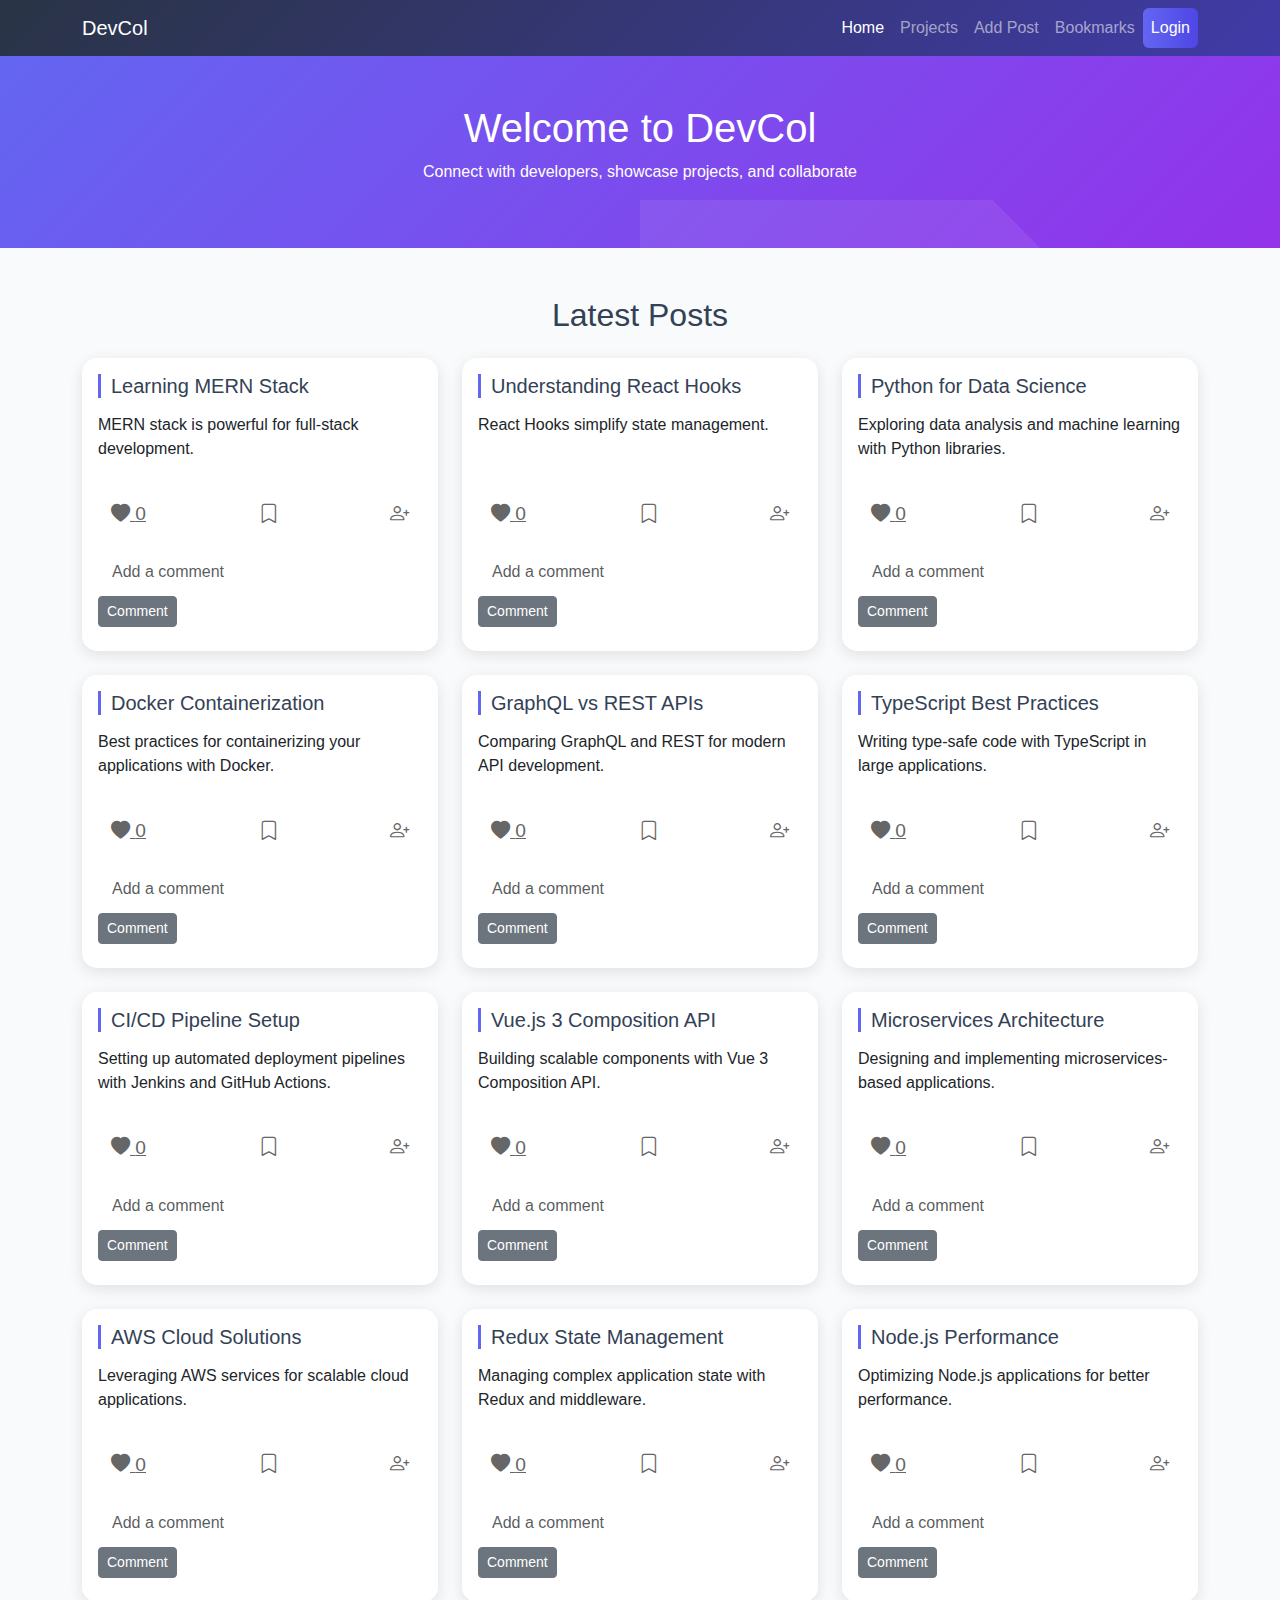
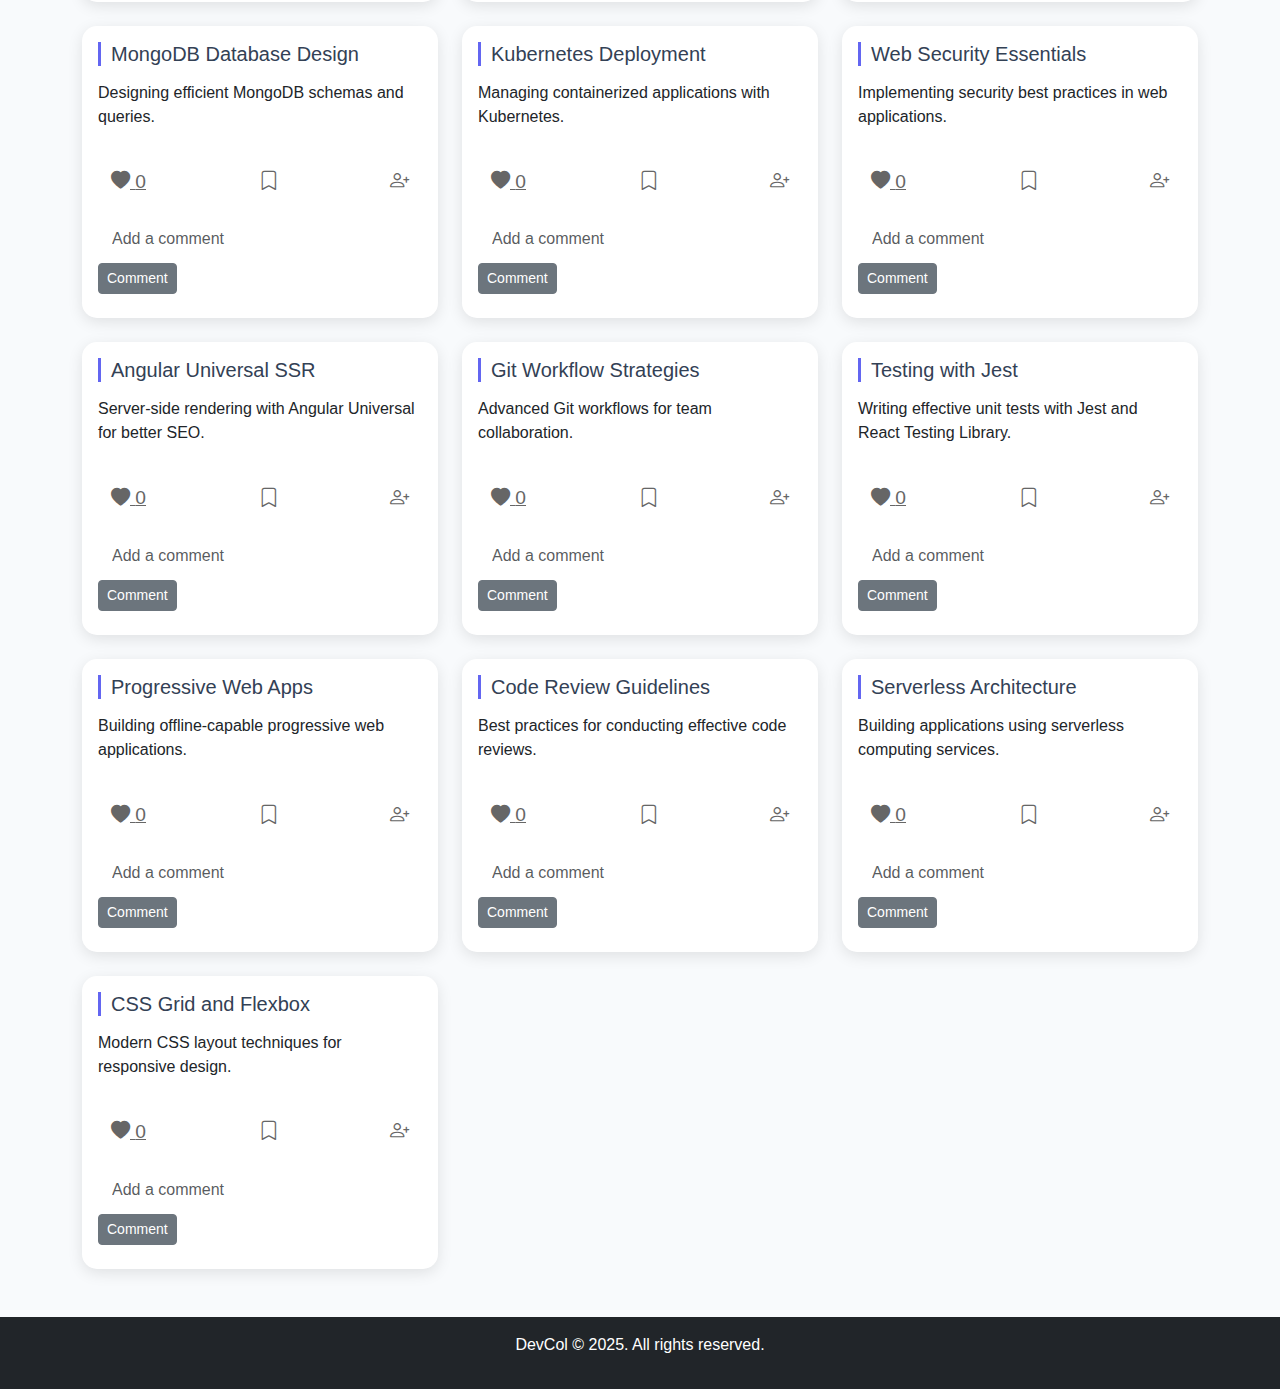
<file: index.html>
<!DOCTYPE html>
<html lang="en">

<head>
    <meta charset="UTF-8" />
    <meta name="viewport" content="width=device-width, initial-scale=1.0" />
    <title>DevCol - Developer Community</title>
    <!-- Bootstrap CSS -->
    <link href="https://cdn.jsdelivr.net/npm/bootstrap@5.3.0/dist/css/bootstrap.min.css" rel="stylesheet" />
    <!-- Bootstrap Icons -->
    <link rel="stylesheet" href="https://cdn.jsdelivr.net/npm/bootstrap-icons@1.9.1/font/bootstrap-icons.css" />
    <!-- Custom CSS -->
    <link rel="stylesheet" href="style.css" />
</head>

<body>
    <!-- Navbar -->
    <nav class="navbar navbar-expand-lg navbar-dark custom-navbar">
        <div class="container">
            <a class="navbar-brand" href="#">DevCol</a>
            <button class="navbar-toggler" type="button" data-bs-toggle="collapse" data-bs-target="#navbarNav">
                <span class="navbar-toggler-icon"></span>
            </button>
            <div class="collapse navbar-collapse" id="navbarNav">
                <ul class="navbar-nav ms-auto">
                    <li class="nav-item"><a class="nav-link" href="#" style="color: white;">Home</a></li>
                    <li class="nav-item"><a class="nav-link" href="projects.html">Projects</a></li>
                    <li class="nav-item"><a class="nav-link" href="add-post.html">Add Post</a></li>
                    <li class="nav-item"><a class="nav-link" href="bookmarks.html">Bookmarks</a></li>
                    <li class="nav-item">
                        <button class="nav-link btn btn-primary text-white" data-bs-toggle="modal"
                            data-bs-target="#loginModal">Login</button>
                    </li>
                </ul>
            </div>
        </div>
    </nav>

    <!-- Login Modal -->
    <div class="modal fade login-modal" id="loginModal" tabindex="-1" aria-labelledby="loginModalLabel"
        aria-hidden="true">
        <div class="modal-dialog modal-dialog-centered">
            <div class="modal-content">
                <div class="modal-header">
                    <h5 class="modal-title" id="loginModalLabel">Login to DevCol</h5>
                    <button type="button" class="btn-close" data-bs-dismiss="modal" aria-label="Close"></button>
                </div>
                <div class="modal-body">
                    <form id="loginForm">
                        <div class="mb-3">
                            <label for="email" class="form-label">Email address</label>
                            <input type="email" class="form-control" id="email" required />
                        </div>
                        <div class="mb-3">
                            <label for="password" class="form-label">Password</label>
                            <input type="password" class="form-control" id="password" required />
                        </div>
                        <div class="mb-3 form-check">
                            <input type="checkbox" class="form-check-input" id="rememberMe" />
                            <label class="form-check-label" for="rememberMe">Remember me</label>
                        </div>
                        <button type="submit" class="btn btn-primary w-100">Login</button>
                    </form>
                </div>
            </div>
        </div>
    </div>

    <!-- Hero Section -->
    <header class="hero-section text-white text-center py-5">
        <div class="container">
            <h1>Welcome to DevCol</h1>
            <p>Connect with developers, showcase projects, and collaborate</p>
        </div>
    </header>

    <!-- Posts Section -->
    <section class="container my-5">
        <h2 class="text-center mb-4">Latest Posts</h2>
        <div id="posts-container" class="row g-4">
            <!-- Posts will be inserted dynamically -->
        </div>
    </section>

    <!-- Footer -->
    <footer class="footer bg-dark text-white text-center py-3">
        <p>DevCol &copy; 2025. All rights reserved.</p>
    </footer>

    <!-- Bootstrap Bundle with Popper -->
    <script src="https://cdn.jsdelivr.net/npm/bootstrap@5.3.0/dist/js/bootstrap.bundle.min.js"></script>
    <script>
        document.addEventListener('DOMContentLoaded', function () {
            // Get existing posts from localStorage or use default data if none exists
            const existingPosts = JSON.parse(localStorage.getItem('posts')) || [];
            const postsData = existingPosts.length > 0 ? existingPosts : [
                { id: 1, title: 'Learning MERN Stack', content: 'MERN stack is powerful for full-stack development.', likes: 0, comments: [], bookmarked: false, followed: false },
                { id: 2, title: 'Understanding React Hooks', content: 'React Hooks simplify state management.', likes: 0, comments: [], bookmarked: false, followed: false },
                { id: 3, title: 'Python for Data Science', content: 'Exploring data analysis and machine learning with Python libraries.', likes: 0, comments: [], bookmarked: false, followed: false },
                { id: 4, title: 'Docker Containerization', content: 'Best practices for containerizing your applications with Docker.', likes: 0, comments: [], bookmarked: false, followed: false },
                { id: 5, title: 'GraphQL vs REST APIs', content: 'Comparing GraphQL and REST for modern API development.', likes: 0, comments: [], bookmarked: false, followed: false },
                { id: 6, title: 'TypeScript Best Practices', content: 'Writing type-safe code with TypeScript in large applications.', likes: 0, comments: [], bookmarked: false, followed: false },
                { id: 7, title: 'CI/CD Pipeline Setup', content: 'Setting up automated deployment pipelines with Jenkins and GitHub Actions.', likes: 0, comments: [], bookmarked: false, followed: false },
                { id: 8, title: 'Vue.js 3 Composition API', content: 'Building scalable components with Vue 3 Composition API.', likes: 0, comments: [], bookmarked: false, followed: false },
                { id: 9, title: 'Microservices Architecture', content: 'Designing and implementing microservices-based applications.', likes: 0, comments: [], bookmarked: false, followed: false },
                { id: 10, title: 'AWS Cloud Solutions', content: 'Leveraging AWS services for scalable cloud applications.', likes: 0, comments: [], bookmarked: false, followed: false },
                { id: 11, title: 'Redux State Management', content: 'Managing complex application state with Redux and middleware.', likes: 0, comments: [], bookmarked: false, followed: false },
                { id: 12, title: 'Node.js Performance', content: 'Optimizing Node.js applications for better performance.', likes: 0, comments: [], bookmarked: false, followed: false },
                { id: 13, title: 'MongoDB Database Design', content: 'Designing efficient MongoDB schemas and queries.', likes: 0, comments: [], bookmarked: false, followed: false },
                { id: 14, title: 'Kubernetes Deployment', content: 'Managing containerized applications with Kubernetes.', likes: 0, comments: [], bookmarked: false, followed: false },
                { id: 15, title: 'Web Security Essentials', content: 'Implementing security best practices in web applications.', likes: 0, comments: [], bookmarked: false, followed: false },
                { id: 16, title: 'Angular Universal SSR', content: 'Server-side rendering with Angular Universal for better SEO.', likes: 0, comments: [], bookmarked: false, followed: false },
                { id: 17, title: 'Git Workflow Strategies', content: 'Advanced Git workflows for team collaboration.', likes: 0, comments: [], bookmarked: false, followed: false },
                { id: 18, title: 'Testing with Jest', content: 'Writing effective unit tests with Jest and React Testing Library.', likes: 0, comments: [], bookmarked: false, followed: false },
                { id: 19, title: 'Progressive Web Apps', content: 'Building offline-capable progressive web applications.', likes: 0, comments: [], bookmarked: false, followed: false },
                { id: 20, title: 'Code Review Guidelines', content: 'Best practices for conducting effective code reviews.', likes: 0, comments: [], bookmarked: false, followed: false },
                { id: 21, title: 'Serverless Architecture', content: 'Building applications using serverless computing services.', likes: 0, comments: [], bookmarked: false, followed: false },
                { id: 22, title: 'CSS Grid and Flexbox', content: 'Modern CSS layout techniques for responsive design.', likes: 0, comments: [], bookmarked: false, followed: false }
            ];

            // Always update localStorage with the latest postsData
            localStorage.setItem('posts', JSON.stringify(postsData));
            const posts = JSON.parse(localStorage.getItem('posts'));

            const postsContainer = document.getElementById('posts-container');

            function renderPosts() {
                postsContainer.innerHTML = '';
                posts.forEach(post => {
                    const postElement = document.createElement('div');
                    postElement.classList.add('col-md-6', 'col-lg-4');
                    postElement.innerHTML = `
            <div class="card custom-card h-100">
              <div class="card-body d-flex flex-column">
                <h5 class="card-title post-title">${post.title}</h5>
                <p class="card-text flex-grow-1">${post.content}</p>
                <div class="d-flex justify-content-between align-items-center mt-3 action-buttons">
                  <button class="btn btn-link like-btn" onclick="likePost(${post.id})">
                    <i class="bi bi-heart-fill"></i>
                    <span id="likes-${post.id}">${post.likes}</span>
                  </button>
                  <button class="btn btn-link bookmark-btn" onclick="bookmarkPost(${post.id})">
                    <i class="bi ${post.bookmarked ? 'bi-bookmark-fill' : 'bi-bookmark'}"></i>
                  </button>
                  <button class="btn btn-link follow-btn" onclick="followPost(${post.id})">
                    <i class="bi ${post.followed ? 'bi-person-check-fill' : 'bi-person-plus'}"></i>
                  </button>
                </div>
                <div class="mt-3">
                  <input type="text" id="comment-${post.id}" placeholder="Add a comment" class="form-control comment-input">
                  <button class="btn btn-sm btn-secondary mt-1" onclick="addComment(${post.id})">Comment</button>
                </div>
                <ul class="list-group mt-2" id="comments-${post.id}"></ul>
              </div>
            </div>
          `;
                    postsContainer.appendChild(postElement);
                });
            }

            window.likePost = function (postId) {
                const post = posts.find(p => p.id === postId);
                post.likes++;
                document.getElementById(`likes-${post.id}`).innerText = post.likes;
                animateButton(`likes-${post.id}`);
                localStorage.setItem('posts', JSON.stringify(posts));
            };

            window.bookmarkPost = function (postId) {
                const post = posts.find(p => p.id === postId);
                post.bookmarked = !post.bookmarked;
                renderPosts();
                localStorage.setItem('posts', JSON.stringify(posts));
            };

            window.followPost = function (postId) {
                const post = posts.find(p => p.id === postId);
                post.followed = !post.followed;
                renderPosts();
                localStorage.setItem('posts', JSON.stringify(posts));
            };

            window.addComment = function (postId) {
                const commentInput = document.getElementById(`comment-${postId}`);
                const commentText = commentInput.value.trim();
                if (commentText) {
                    const post = posts.find(p => p.id === postId);
                    post.comments.push(commentText);
                    commentInput.value = '';
                    renderComments(postId);
                    localStorage.setItem('posts', JSON.stringify(posts));
                }
            };

            function renderComments(postId) {
                const post = posts.find(p => p.id === postId);
                const commentsList = document.getElementById(`comments-${post.id}`);
                commentsList.innerHTML = '';
                post.comments.forEach(comment => {
                    const commentItem = document.createElement('li');
                    commentItem.classList.add('list-group-item', 'comment-item');
                    commentItem.innerText = comment;
                    commentsList.appendChild(commentItem);
                });
            }

            function animateButton(elementId) {
                const el = document.getElementById(elementId);
                el.classList.add('animate');
                setTimeout(() => {
                    el.classList.remove('animate');
                }, 300);
            }

            // Handle login form submission
            document.getElementById('loginForm').addEventListener('submit', function (e) {
                e.preventDefault();
                const email = document.getElementById('email').value;
                const password = document.getElementById('password').value;
                // Here you would typically make an API call to authenticate
                const loginButton = document.querySelector('.nav-item .btn-primary');
                loginButton.classList.remove('btn', 'btn-primary');
                loginButton.innerHTML = '<img src="https://ui-avatars.com/api/?name=User&background=random" class="profile-avatar" alt="Profile">';
                loginButton.style.padding = '0';
                const modal = bootstrap.Modal.getInstance(document.getElementById('loginModal'));
                modal.hide();
            });

            // Render posts on load
            renderPosts();
        });
    </script>
</body>

</html>
</file>
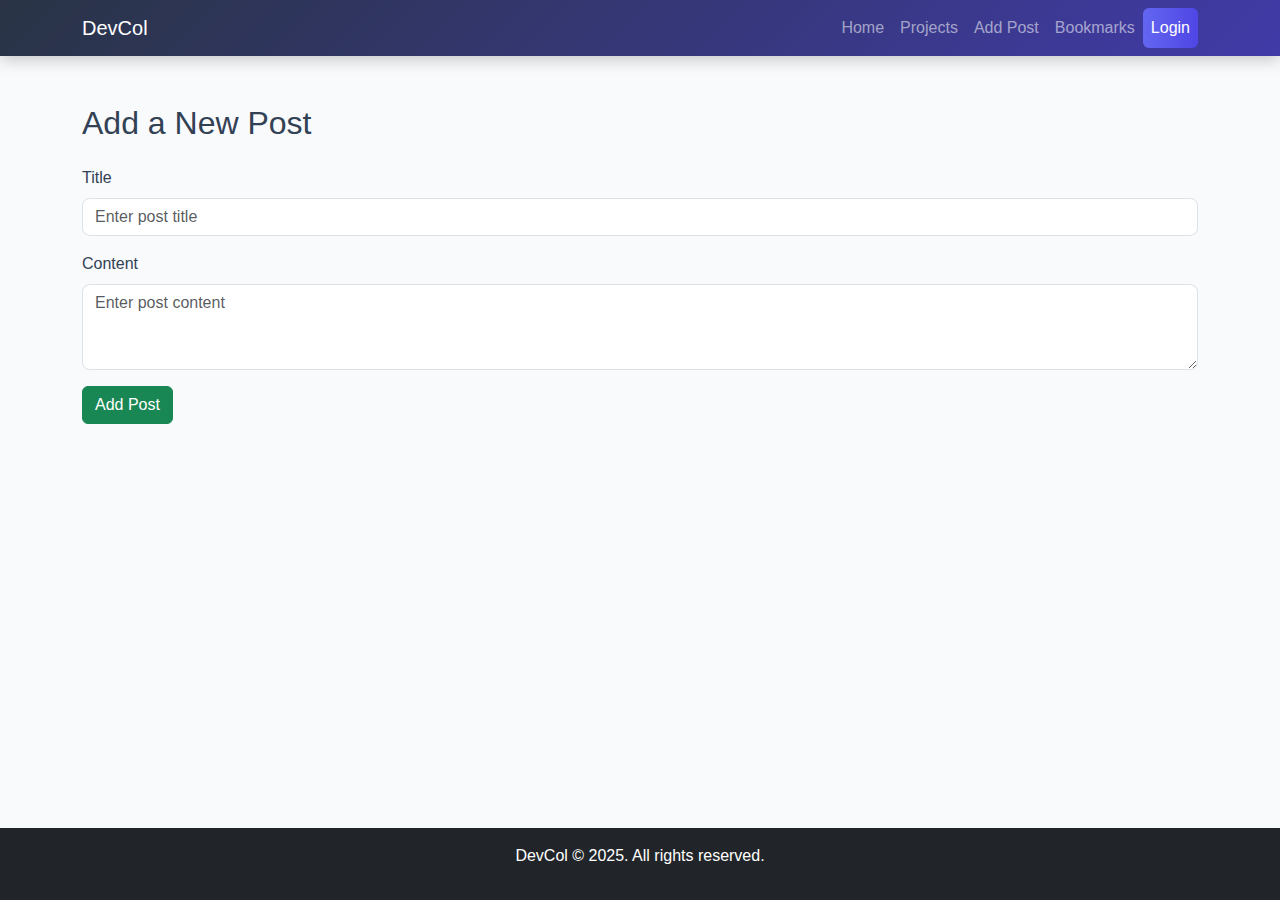
<file: add-post.html>
<!DOCTYPE html>
<html lang="en">

<head>
    <meta charset="UTF-8">
    <meta name="viewport" content="width=device-width, initial-scale=1.0">
    <title>Add New Post - DevCol</title>
    <!-- Bootstrap CSS -->
    <link href="https://cdn.jsdelivr.net/npm/bootstrap@5.3.0/dist/css/bootstrap.min.css" rel="stylesheet">
    <!-- Bootstrap Icons -->
    <link rel="stylesheet" href="https://cdn.jsdelivr.net/npm/bootstrap-icons@1.9.1/font/bootstrap-icons.css">
    <!-- Custom CSS -->
    <link rel="stylesheet" href="style.css">
</head>

<body class="d-flex flex-column min-vh-100">
    <!-- Navbar -->
    <nav class="navbar navbar-expand-lg navbar-dark custom-navbar">
        <div class="container">
            <a class="navbar-brand" href="index.html">DevCol</a>
            <button class="navbar-toggler" type="button" data-bs-toggle="collapse" data-bs-target="#navbarNav">
                <span class="navbar-toggler-icon"></span>
            </button>
            <div class="collapse navbar-collapse" id="navbarNav">
                <ul class="navbar-nav ms-auto">
                    <li class="nav-item"><a class="nav-link" href="index.html">Home</a></li>
                    <li class="nav-item"><a class="nav-link" href="projects.html">Projects</a></li>
                    <li class="nav-item"><a class="nav-link" href="add-post.html">Add Post</a></li>
                    <li class="nav-item"><a class="nav-link" href="bookmarks.html">Bookmarks</a></li>
                    <li class="nav-item"><a class="nav-link btn btn-primary text-white" href="#">Login</a></li>
                </ul>
            </div>
        </div>
    </nav>

    <!-- Add Post Form -->
    <section class="container my-5 flex-grow-1">
        <h2 class="mb-4">Add a New Post</h2>
        <div class="mb-3">
            <label for="postTitle" class="form-label">Title</label>
            <input type="text" id="postTitle" class="form-control" placeholder="Enter post title">
        </div>
        <div class="mb-3">
            <label for="postContent" class="form-label">Content</label>
            <textarea id="postContent" class="form-control" rows="3" placeholder="Enter post content"></textarea>
        </div>
        <button class="btn btn-success" onclick="addNewPost()">Add Post</button>
    </section>

    <!-- Footer -->
    <footer class="footer bg-dark text-white text-center py-3 mt-auto">
        <p>DevCol &copy; 2025. All rights reserved.</p>
    </footer>

    <!-- Bootstrap Bundle with Popper -->
    <script src="https://cdn.jsdelivr.net/npm/bootstrap@5.3.0/dist/js/bootstrap.bundle.min.js"></script>
    <script>
        document.addEventListener('DOMContentLoaded', function () {
            let posts = JSON.parse(localStorage.getItem('posts')) || [];

            window.addNewPost = function () {
                const titleInput = document.getElementById('postTitle');
                const contentInput = document.getElementById('postContent');

                const title = titleInput.value.trim();
                const content = contentInput.value.trim();

                if (title && content) {
                    // Get existing posts from localStorage
                    const existingPosts = JSON.parse(localStorage.getItem('posts')) || [];
                    
                    // Create a new post object with next available ID
                    const newPost = {
                        id: existingPosts.length + 1,
                        title: title,
                        content: content,
                        likes: 0,
                        comments: [],
                        bookmarked: false,
                        followed: false
                    };

                    // Add to existing posts array and save to localStorage
                    existingPosts.push(newPost);
                    localStorage.setItem('posts', JSON.stringify(existingPosts))
                    
                    // Redirect to home page
                    window.location.href = 'index.html';

                    // Clear inputs
                    titleInput.value = '';
                    contentInput.value = '';

                    alert('Post added successfully!');
                } else {
                    alert('Please fill in both title and content.');
                }
            };
        });
    </script>
</body>

</html>
</file>
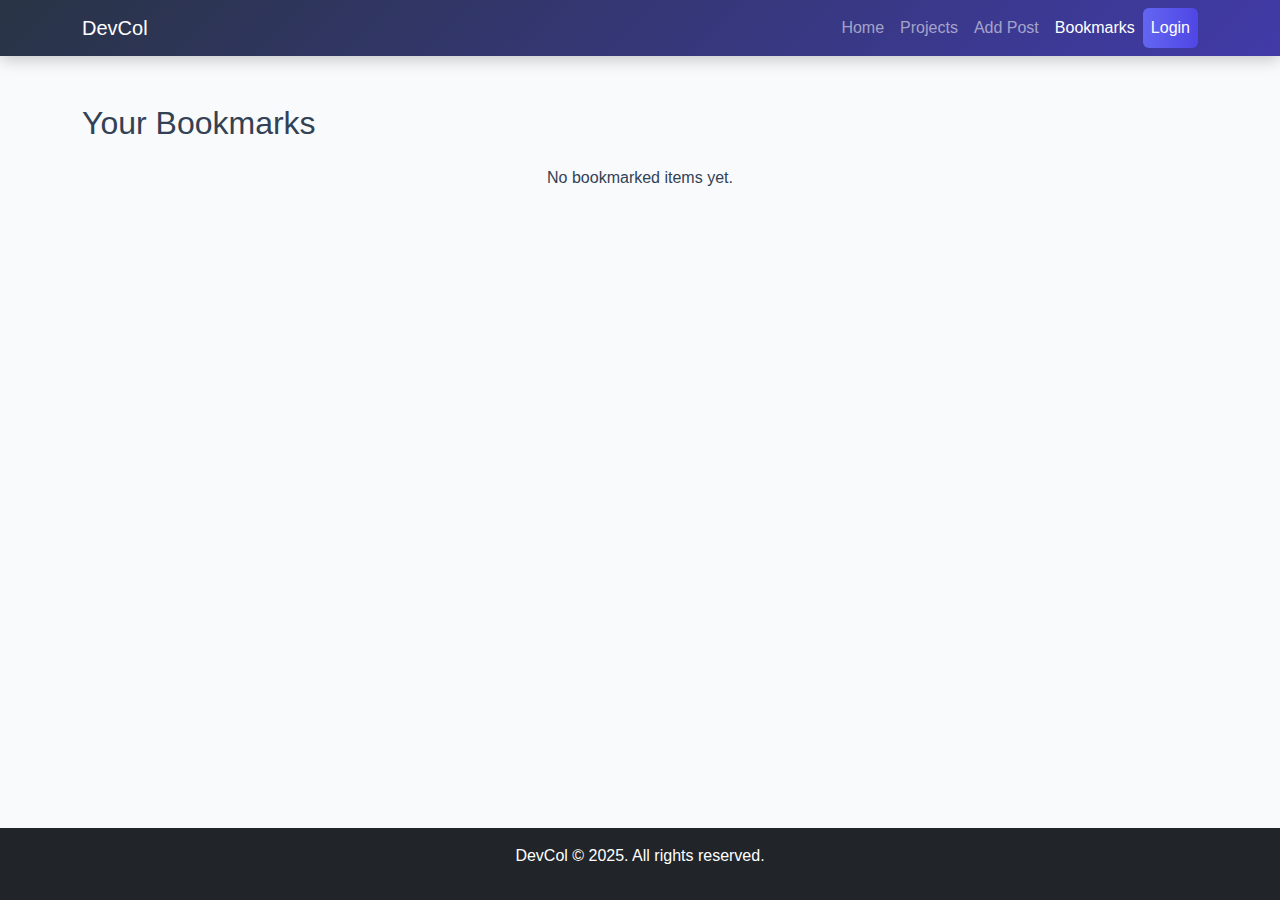
<file: bookmarks.html>
<!DOCTYPE html>
<html lang="en">

<head>
    <meta charset="UTF-8">
    <meta name="viewport" content="width=device-width, initial-scale=1.0">
    <title>Bookmarks - DevCol</title>
    <!-- Bootstrap CSS -->
    <link href="https://cdn.jsdelivr.net/npm/bootstrap@5.3.0/dist/css/bootstrap.min.css" rel="stylesheet">
    <!-- Bootstrap Icons -->
    <link rel="stylesheet" href="https://cdn.jsdelivr.net/npm/bootstrap-icons@1.9.1/font/bootstrap-icons.css">
    <!-- Custom CSS -->
    <link rel="stylesheet" href="style.css">
</head>

<body class="d-flex flex-column min-vh-100">
    <!-- Navbar -->
    <nav class="navbar navbar-expand-lg navbar-dark custom-navbar">
        <div class="container">
            <a class="navbar-brand" href="index.html">DevCol</a>
            <button class="navbar-toggler" type="button" data-bs-toggle="collapse" data-bs-target="#navbarNav">
                <span class="navbar-toggler-icon"></span>
            </button>
            <div class="collapse navbar-collapse" id="navbarNav">
                <ul class="navbar-nav ms-auto">
                    <li class="nav-item"><a class="nav-link" href="index.html">Home</a></li>
                    <li class="nav-item"><a class="nav-link" href="projects.html">Projects</a></li>
                    <li class="nav-item"><a class="nav-link" href="add-post.html">Add Post</a></li>
                    <li class="nav-item"><a class="nav-link active" href="bookmarks.html">Bookmarks</a></li>
                    <li class="nav-item"><a class="nav-link btn btn-primary text-white" href="#">Login</a></li>
                </ul>
            </div>
        </div>
    </nav>

    <!-- Bookmarks Section -->
    <section class="container my-5 flex-grow-1">
        <h2 class="mb-4">Your Bookmarks</h2>
        <div id="bookmarks-container" class="row g-4">
            <!-- Bookmarked posts will be displayed here -->
        </div>
    </section>

    <!-- Footer -->
    <footer class="footer bg-dark text-white text-center py-3 mt-auto">
        <p>DevCol &copy; 2025. All rights reserved.</p>
    </footer>

    <!-- Bootstrap Bundle with Popper -->
    <script src="https://cdn.jsdelivr.net/npm/bootstrap@5.3.0/dist/js/bootstrap.bundle.min.js"></script>
    <script>
        document.addEventListener('DOMContentLoaded', function() {
            const posts = JSON.parse(localStorage.getItem('posts')) || [];
            const projects = JSON.parse(localStorage.getItem('projects')) || [];
            const bookmarksContainer = document.getElementById('bookmarks-container');

            function renderBookmarkedItems() {
                const bookmarkedPosts = posts.filter(post => post.bookmarked);
                const bookmarkedProjects = projects.filter(project => project.bookmarked);
                bookmarksContainer.innerHTML = '';

                if (bookmarkedPosts.length === 0 && bookmarkedProjects.length === 0) {
                    bookmarksContainer.innerHTML = '<div class="col-12 text-center"><p>No bookmarked items yet.</p></div>';
                    return;
                }

                // Render bookmarked posts
                bookmarkedPosts.forEach(post => {
                    const postElement = document.createElement('div');
                    postElement.classList.add('col-md-6', 'col-lg-4');
                    postElement.innerHTML = `
                        <div class="card custom-card h-100">
                            <div class="card-body d-flex flex-column">
                                <div class="badge bg-secondary mb-2">Post</div>
                                <h5 class="card-title">${post.title}</h5>
                                <p class="card-text flex-grow-1">${post.content}</p>
                                <div class="d-flex justify-content-between align-items-center mt-3">
                                    <span class="text-muted"><i class="bi bi-heart-fill"></i> ${post.likes}</span>
                                    <button class="btn btn-link" onclick="removePostBookmark(${post.id})">
                                        <i class="bi bi-bookmark-x-fill"></i> Remove
                                    </button>
                                </div>
                                <div class="mt-3">
                                    <h6>Comments (${post.comments.length})</h6>
                                    <ul class="list-group mt-2">
                                        ${post.comments.map(comment => `
                                            <li class="list-group-item comment-item">${comment}</li>
                                        `).join('')}
                                    </ul>
                                </div>
                            </div>
                        </div>
                    `;
                    bookmarksContainer.appendChild(postElement);
                });

                // Render bookmarked projects
                bookmarkedProjects.forEach(project => {
                    const projectElement = document.createElement('div');
                    projectElement.classList.add('col-md-6', 'col-lg-4');
                    projectElement.innerHTML = `
                        <div class="card custom-card h-100">
                            <img src="${project.image}" class="card-img-top" alt="${project.title} project screenshot" 
                                 onerror="this.onerror=null; this.src='https://placehold.co/300x200/e9ecef/495057?text=Project+Image';">
                            <div class="card-body d-flex flex-column">
                                <div class="badge bg-primary mb-2">Project</div>
                                <h5 class="card-title">${project.title}</h5>
                                <p class="card-text flex-grow-1">${project.description}</p>
                                <div class="technologies mb-3">
                                    ${project.technologies.map(tech => `<span class="badge bg-primary me-1">${tech}</span>`).join('')}
                                </div>
                                <a href="${project.github}" class="btn btn-sm btn-outline-secondary mb-3" target="_blank">
                                    <i class="bi bi-github"></i> View on GitHub
                                </a>
                                <div class="d-flex justify-content-between align-items-center">
                                    <span class="text-muted"><i class="bi bi-heart-fill"></i> ${project.likes}</span>
                                    <button class="btn btn-link" onclick="removeProjectBookmark(${project.id})">
                                        <i class="bi bi-bookmark-x-fill"></i> Remove
                                    </button>
                                </div>
                            </div>
                        </div>
                    `;
                    bookmarksContainer.appendChild(projectElement);
                });
            }

            window.removePostBookmark = function(postId) {
                const post = posts.find(p => p.id === postId);
                post.bookmarked = false;
                localStorage.setItem('posts', JSON.stringify(posts));
                renderBookmarkedItems();
            };

            window.removeProjectBookmark = function(projectId) {
                const project = projects.find(p => p.id === projectId);
                project.bookmarked = false;
                localStorage.setItem('projects', JSON.stringify(projects));
                renderBookmarkedItems();
            };

            renderBookmarkedItems();
        });
    </script>
</body>

</html>
</file>
<file: style.css>
/* Base Theme Colors */
:root {
    --primary-color: #6366f1;
    --secondary-color: #10b981;
    --accent-color: #f43f5e;
    --background-color: #f8fafc;
    --card-bg: #ffffff;
    --navbar-bg: #1e293b;
    --text-color: #334155;
    --hover-color: #4f46e5;
}

/* Global Styles */
body {
    background-color: var(--background-color);
    color: var(--text-color);
    font-family: 'Segoe UI', Tahoma, Geneva, Verdana, sans-serif;
}

/* Navbar */
.custom-navbar {
    background: linear-gradient(135deg, rgba(30, 41, 59, 0.95), rgba(55, 48, 163, 0.95)) !important;
    box-shadow: 0 4px 15px rgba(0,0,0,0.2);
}

.nav-link {
    transition: color 0.3s ease, transform 0.3s ease;
}

.nav-link:hover {
    color: var(--accent-color) !important;
    transform: translateY(-2px);
}

/* Hero Section */
.hero-section {
    background: linear-gradient(135deg, #6366f1, #9333ea);
    padding: 100px 0;
    position: relative;
    overflow: hidden;
}

.hero-section::after {
    content: '';
    position: absolute;
    width: 200%;
    height: 200%;
    background: linear-gradient(45deg, rgba(255,255,255,0.15) 25%, transparent 25%, transparent 50%, rgba(255,255,255,0.15) 50%, rgba(255,255,255,0.15) 75%, transparent 75%);
    animation: heroPattern 20s linear infinite;
    opacity: 0.5;
}

@keyframes heroPattern {
    0% { transform: translate(-50%, -50%) rotate(0deg); }
    100% { transform: translate(-50%, -50%) rotate(360deg); }
}


.custom-card {
    background-color: var(--card-bg);
    border: none;
    border-radius: 15px;
    box-shadow: 0 4px 15px rgba(0, 0, 0, 0.1);
    transition: all 0.4s cubic-bezier(0.165, 0.84, 0.44, 1);
}

.custom-card:hover {
    transform: translateY(-8px) scale(1.02);
    box-shadow: 0 12px 20px rgba(0, 0, 0, 0.15);
}

.action-buttons button {
    font-size: 1.2rem;
    transition: all 0.3s cubic-bezier(0.175, 0.885, 0.32, 1.275);
    color: #666;
}

.action-buttons button:hover {
    transform: scale(1.2);
    color: var(--accent-color);
}

.like-btn:hover { color: #e74c3c !important; }
.bookmark-btn:hover { color: var(--primary-color) !important; }
.follow-btn:hover { color: var(--secondary-color) !important; }

/* Animate Like Counter */
.animate {
    animation: pop 0.4s cubic-bezier(0.68, -0.55, 0.265, 1.55);
}

@keyframes pop {
    0% { transform: scale(1); }
    50% { transform: scale(1.4); }
    100% { transform: scale(1); }
}

/* Comment Input Animation */
.comment-input {
    transition: all 0.3s ease;
    border: 2px solid transparent;
}

.comment-input:focus {
    border-color: var(--primary-color);
    box-shadow: 0 0 10px rgba(74, 144, 226, 0.2);
    transform: translateY(-2px);
}

/* Comment Items */
.comment-item {
    animation: slideIn 0.4s ease-out;
    border-left: 3px solid var(--primary-color);
    margin: 5px 0;
    padding: 10px;
}

@keyframes slideIn {
    from {
        opacity: 0;
        transform: translateX(-20px);
    }
    to {
        opacity: 1;
        transform: translateX(0);
    }
}

/* Login Modal */
.login-modal {
    animation: modalFade 0.4s ease-out;
}

.modal-content {
    border-radius: 15px;
    box-shadow: 0 10px 30px rgba(0,0,0,0.2);
}

@keyframes modalFade {
    from {
        opacity: 0;
        transform: translateY(-20px);
    }
    to {
        opacity: 1;
        transform: translateY(0);
    }
}

.form-control {
    border-radius: 8px;
    transition: all 0.3s ease;
}

.form-control:focus {
    border-color: var(--primary-color);
    box-shadow: 0 0 10px rgba(74, 144, 226, 0.2);
}

.btn-primary {
    background: linear-gradient(to right, var(--primary-color), var(--hover-color));
    border: none;
    transition: all 0.3s ease;
}

.btn-primary:hover {
    transform: translateY(-2px);
    box-shadow: 0 5px 15px rgba(74, 144, 226, 0.3);
}

/* Post Title Styling */
.post-title {
    border-left: 3px solid var(--primary-color);
    padding-left: 10px;
    margin-bottom: 15px;
    transition: transform 0.3s ease;
    color: var(--text-color);
}

.post-title:hover {
    transform: translateX(5px);
    border-left-color: var(--accent-color);
}

.profile-avatar {
    width: 40px;
    height: 40px;
    border-radius: 50%;
    transition: transform 0.3s ease;
    cursor: pointer;
}

.profile-avatar:hover {
    transform: scale(1.1);
    box-shadow: 0 0 10px rgba(255,255,255,0.3);
}
</file>
